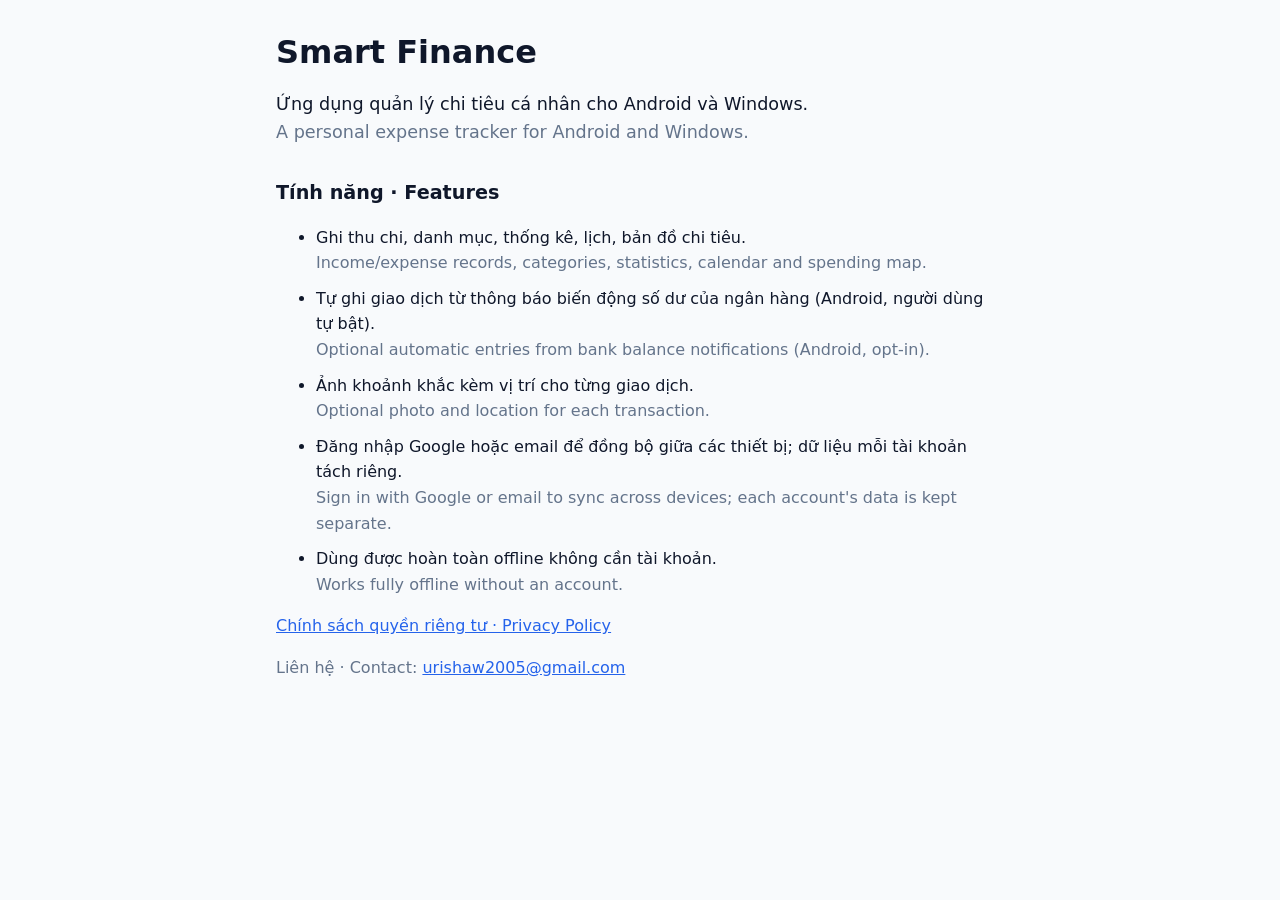
<file: index.html>
<!doctype html>
<html lang="vi">
<head>
<meta charset="utf-8">
<meta name="viewport" content="width=device-width, initial-scale=1">
<title>Smart Finance</title>
<meta name="description" content="Smart Finance — ứng dụng quản lý chi tiêu cá nhân. Personal expense tracker.">
<link rel="stylesheet" href="style.css">
</head>
<body>
<main>
  <h1>Smart Finance</h1>
  <p class="lead">Ứng dụng quản lý chi tiêu cá nhân cho Android và Windows.<br>
  <span class="en">A personal expense tracker for Android and Windows.</span></p>

  <h2>Tính năng · Features</h2>
  <ul>
    <li>Ghi thu chi, danh mục, thống kê, lịch, bản đồ chi tiêu.
      <span class="en">Income/expense records, categories, statistics, calendar and spending map.</span></li>
    <li>Tự ghi giao dịch từ thông báo biến động số dư của ngân hàng (Android, người dùng tự bật).
      <span class="en">Optional automatic entries from bank balance notifications (Android, opt-in).</span></li>
    <li>Ảnh khoảnh khắc kèm vị trí cho từng giao dịch.
      <span class="en">Optional photo and location for each transaction.</span></li>
    <li>Đăng nhập Google hoặc email để đồng bộ giữa các thiết bị; dữ liệu mỗi tài khoản tách riêng.
      <span class="en">Sign in with Google or email to sync across devices; each account's data is kept separate.</span></li>
    <li>Dùng được hoàn toàn offline không cần tài khoản.
      <span class="en">Works fully offline without an account.</span></li>
  </ul>

  <p><a href="privacy.html">Chính sách quyền riêng tư · Privacy Policy</a></p>
  <p class="muted">Liên hệ · Contact: <a href="mailto:urishaw2005@gmail.com">urishaw2005@gmail.com</a></p>
</main>
</body>
</html>
</file>
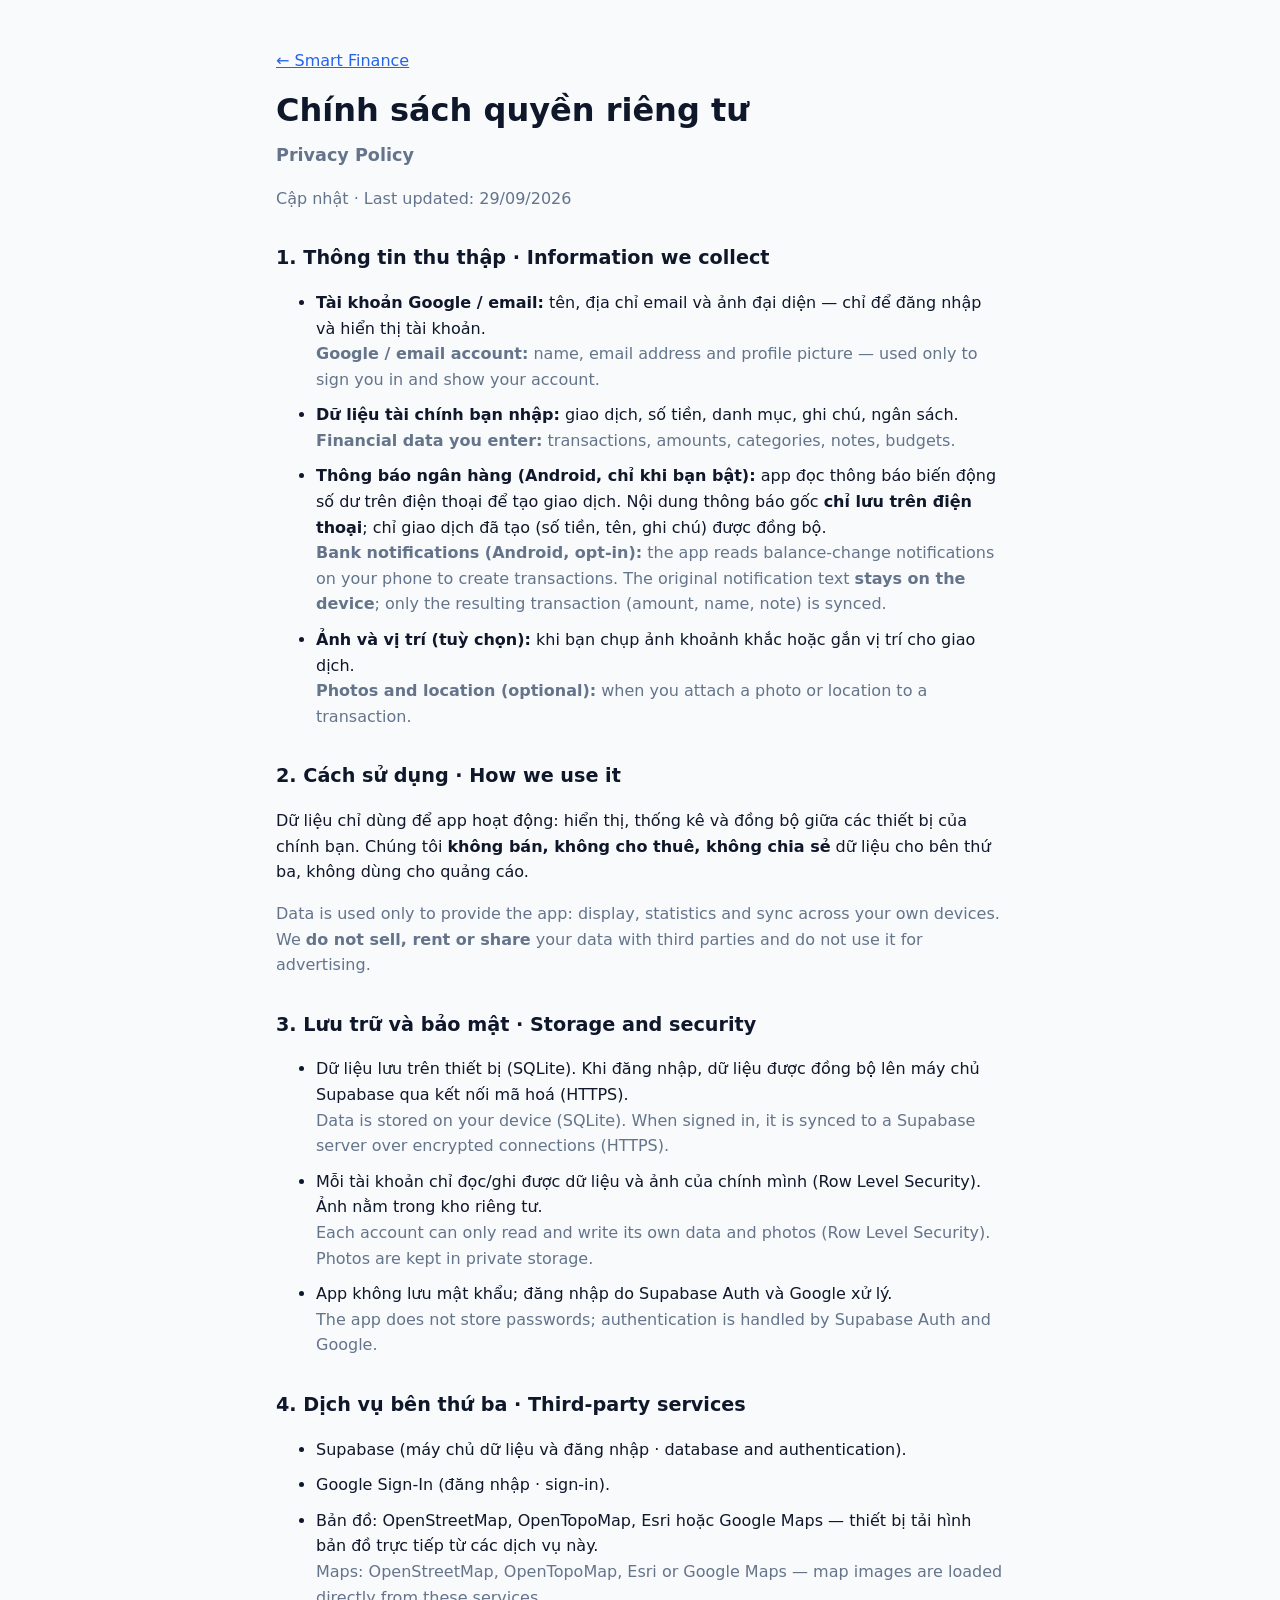
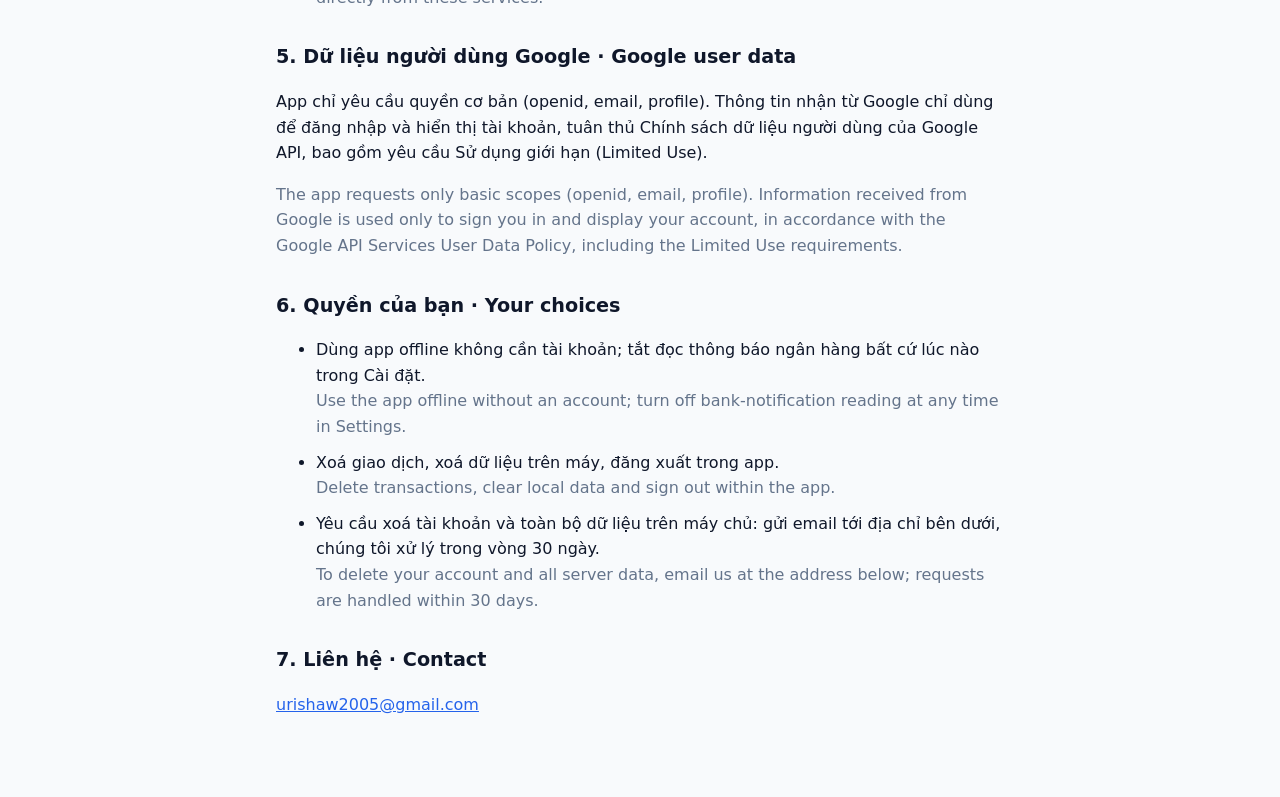
<file: privacy.html>
<!doctype html>
<html lang="vi">
<head>
<meta charset="utf-8">
<meta name="viewport" content="width=device-width, initial-scale=1">
<title>Privacy Policy · Smart Finance</title>
<link rel="stylesheet" href="style.css">
</head>
<body>
<main>
  <p><a href="index.html">← Smart Finance</a></p>
  <h1>Chính sách quyền riêng tư<br><span class="en">Privacy Policy</span></h1>
  <p class="muted">Cập nhật · Last updated: 29/09/2026</p>

  <h2>1. Thông tin thu thập · Information we collect</h2>
  <ul>
    <li><b>Tài khoản Google / email:</b> tên, địa chỉ email và ảnh đại diện — chỉ để đăng nhập và hiển thị tài khoản.
      <span class="en"><b>Google / email account:</b> name, email address and profile picture — used only to sign you in and show your account.</span></li>
    <li><b>Dữ liệu tài chính bạn nhập:</b> giao dịch, số tiền, danh mục, ghi chú, ngân sách.
      <span class="en"><b>Financial data you enter:</b> transactions, amounts, categories, notes, budgets.</span></li>
    <li><b>Thông báo ngân hàng (Android, chỉ khi bạn bật):</b> app đọc thông báo biến động số dư trên điện thoại để tạo giao dịch.
      Nội dung thông báo gốc <b>chỉ lưu trên điện thoại</b>; chỉ giao dịch đã tạo (số tiền, tên, ghi chú) được đồng bộ.
      <span class="en"><b>Bank notifications (Android, opt-in):</b> the app reads balance-change notifications on your phone to create transactions.
      The original notification text <b>stays on the device</b>; only the resulting transaction (amount, name, note) is synced.</span></li>
    <li><b>Ảnh và vị trí (tuỳ chọn):</b> khi bạn chụp ảnh khoảnh khắc hoặc gắn vị trí cho giao dịch.
      <span class="en"><b>Photos and location (optional):</b> when you attach a photo or location to a transaction.</span></li>
  </ul>

  <h2>2. Cách sử dụng · How we use it</h2>
  <p>Dữ liệu chỉ dùng để app hoạt động: hiển thị, thống kê và đồng bộ giữa các thiết bị của chính bạn.
  Chúng tôi <b>không bán, không cho thuê, không chia sẻ</b> dữ liệu cho bên thứ ba, không dùng cho quảng cáo.</p>
  <p class="en">Data is used only to provide the app: display, statistics and sync across your own devices.
  We <b>do not sell, rent or share</b> your data with third parties and do not use it for advertising.</p>

  <h2>3. Lưu trữ và bảo mật · Storage and security</h2>
  <ul>
    <li>Dữ liệu lưu trên thiết bị (SQLite). Khi đăng nhập, dữ liệu được đồng bộ lên máy chủ Supabase qua kết nối mã hoá (HTTPS).
      <span class="en">Data is stored on your device (SQLite). When signed in, it is synced to a Supabase server over encrypted connections (HTTPS).</span></li>
    <li>Mỗi tài khoản chỉ đọc/ghi được dữ liệu và ảnh của chính mình (Row Level Security). Ảnh nằm trong kho riêng tư.
      <span class="en">Each account can only read and write its own data and photos (Row Level Security). Photos are kept in private storage.</span></li>
    <li>App không lưu mật khẩu; đăng nhập do Supabase Auth và Google xử lý.
      <span class="en">The app does not store passwords; authentication is handled by Supabase Auth and Google.</span></li>
  </ul>

  <h2>4. Dịch vụ bên thứ ba · Third-party services</h2>
  <ul>
    <li>Supabase (máy chủ dữ liệu và đăng nhập · database and authentication).</li>
    <li>Google Sign-In (đăng nhập · sign-in).</li>
    <li>Bản đồ: OpenStreetMap, OpenTopoMap, Esri hoặc Google Maps — thiết bị tải hình bản đồ trực tiếp từ các dịch vụ này.
      <span class="en">Maps: OpenStreetMap, OpenTopoMap, Esri or Google Maps — map images are loaded directly from these services.</span></li>
  </ul>

  <h2>5. Dữ liệu người dùng Google · Google user data</h2>
  <p>App chỉ yêu cầu quyền cơ bản (openid, email, profile). Thông tin nhận từ Google chỉ dùng để đăng nhập và hiển thị tài khoản,
  tuân thủ Chính sách dữ liệu người dùng của Google API, bao gồm yêu cầu Sử dụng giới hạn (Limited Use).</p>
  <p class="en">The app requests only basic scopes (openid, email, profile). Information received from Google is used only to sign you in
  and display your account, in accordance with the Google API Services User Data Policy, including the Limited Use requirements.</p>

  <h2>6. Quyền của bạn · Your choices</h2>
  <ul>
    <li>Dùng app offline không cần tài khoản; tắt đọc thông báo ngân hàng bất cứ lúc nào trong Cài đặt.
      <span class="en">Use the app offline without an account; turn off bank-notification reading at any time in Settings.</span></li>
    <li>Xoá giao dịch, xoá dữ liệu trên máy, đăng xuất trong app.
      <span class="en">Delete transactions, clear local data and sign out within the app.</span></li>
    <li>Yêu cầu xoá tài khoản và toàn bộ dữ liệu trên máy chủ: gửi email tới địa chỉ bên dưới, chúng tôi xử lý trong vòng 30 ngày.
      <span class="en">To delete your account and all server data, email us at the address below; requests are handled within 30 days.</span></li>
  </ul>

  <h2>7. Liên hệ · Contact</h2>
  <p><a href="mailto:urishaw2005@gmail.com">urishaw2005@gmail.com</a></p>
</main>
</body>
</html>
</file>
<file: style.css>
:root { --bg: #f8fafc; --fg: #0f172a; --muted: #64748b; --link: #2563eb; }
@media (prefers-color-scheme: dark) {
  :root { --bg: #0b1220; --fg: #e2e8f0; --muted: #94a3b8; --link: #60a5fa; }
}
* { box-sizing: border-box; }
body { margin: 0; background: var(--bg); color: var(--fg);
  font: 16px/1.6 system-ui, -apple-system, "Segoe UI", Roboto, sans-serif; }
main { max-width: 760px; margin: 0 auto; padding: 32px 16px 64px; }
h1 { font-size: 2rem; line-height: 1.25; margin: 0 0 12px; }
h2 { font-size: 1.2rem; margin: 32px 0 8px; }
.lead { font-size: 1.1rem; }
.en { display: block; color: var(--muted); }
h1 .en { display: inline; font-size: 1.1rem; font-weight: 600; }
.muted { color: var(--muted); }
a { color: var(--link); }
li { margin-bottom: 10px; }
</file>
